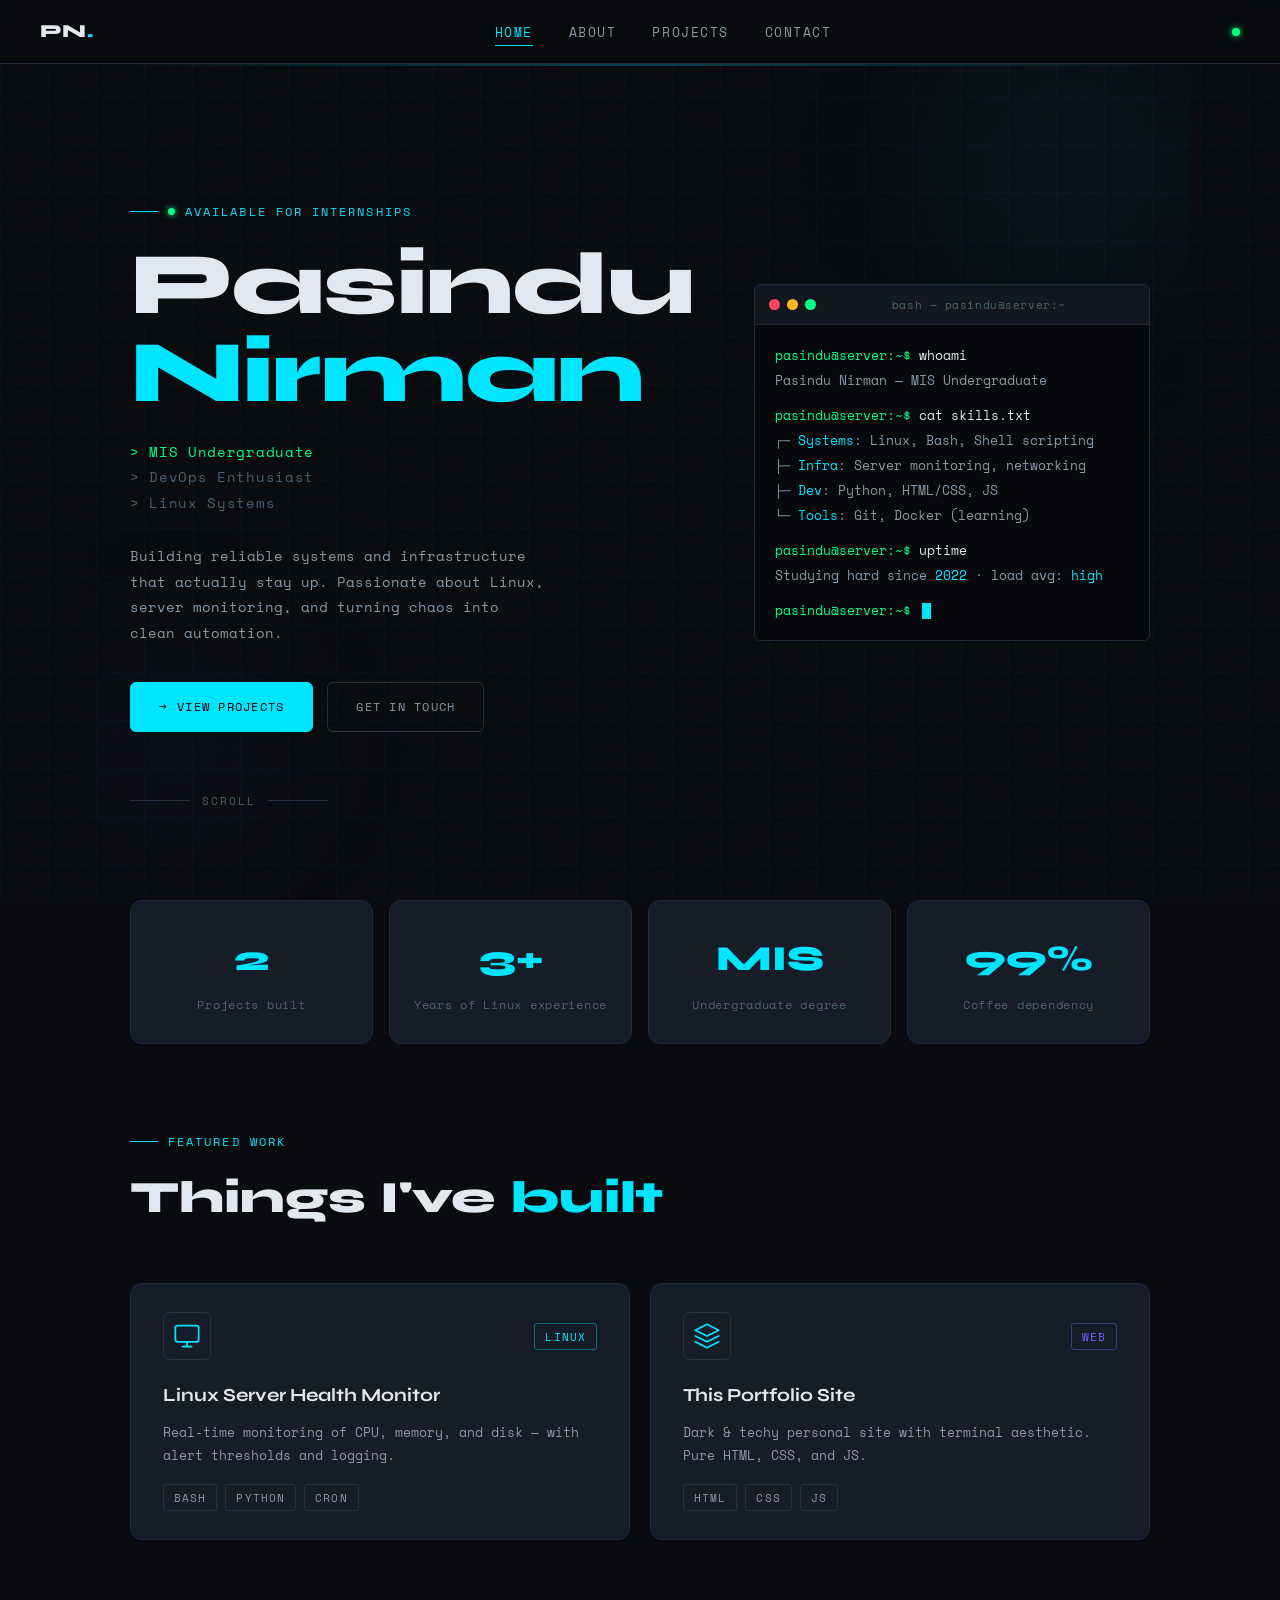
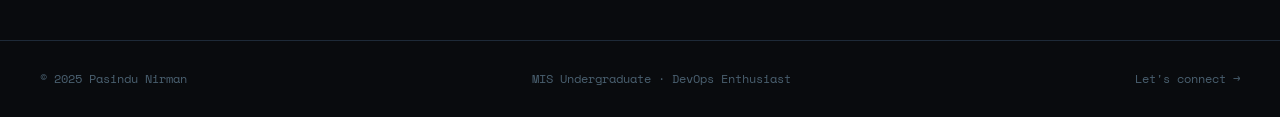
<file: index.html>
<!DOCTYPE html>
<html lang="en">
<head>
  <meta charset="UTF-8"/>
  <meta name="viewport" content="width=device-width, initial-scale=1.0"/>
  <title>Pasindu Nirman — MIS Undergraduate</title>
  <link rel="stylesheet" href="css/style.css"/>
  <link rel="stylesheet" href="css/home.css"/>
</head>
<body>

  <!-- NAV -->
  <nav>
    <a href="index.html" class="nav-logo">PN<span>.</span></a>
    <ul class="nav-links">
      <li><a href="index.html" class="active">Home</a></li>
      <li><a href="about.html">About</a></li>
      <li><a href="projects.html">Projects</a></li>
      <li><a href="contact.html">Contact</a></li>
    </ul>
    <div class="nav-dot"></div>
  </nav>

  <main>
    <!-- HERO -->
    <section class="hero">

      <!-- Scan line effect -->
      <div class="scan-line"></div>

      <!-- Glowing orbs -->
      <div class="orb orb-1"></div>
      <div class="orb orb-2"></div>

      <div class="hero-layout">

        <!-- Left: Text content -->
        <div class="hero-content">

          <div class="eyebrow fade-up fade-up-1">
            <span class="status-dot"></span> Available for internships
          </div>

          <h1 class="hero-name fade-up fade-up-2">
            Pasindu<br/>
            <span>Nirman</span>
          </h1>

          <div class="hero-role fade-up fade-up-3">
            <span class="role-line">&gt; MIS Undergraduate</span>
            <span class="role-line dim">&gt; DevOps Enthusiast</span>
            <span class="role-line dim">&gt; Linux Systems</span>
          </div>

          <p class="hero-desc fade-up fade-up-4">
            Building reliable systems and infrastructure that actually stay up.
            Passionate about Linux, server monitoring, and turning chaos into clean automation.
          </p>

          <div class="hero-actions fade-up fade-up-5">
            <a href="projects.html" class="btn btn-primary">
              <span>&#x2192;</span> View Projects
            </a>
            <a href="contact.html" class="btn btn-ghost">
              Get in touch
            </a>
          </div>

        </div>

        <!-- Right: Terminal -->
        <div class="hero-terminal fade-up fade-up-3">
          <div class="terminal">
            <div class="terminal-bar">
              <span class="dot r"></span>
              <span class="dot y"></span>
              <span class="dot g"></span>
              <span class="title">bash — pasindu@server:~</span>
            </div>
            <div class="terminal-body">
              <div><span class="prompt">pasindu@server:~$</span> <span class="cmd">whoami</span></div>
              <div class="out">Pasindu Nirman — MIS Undergraduate</div>
              <div style="margin-top:10px"><span class="prompt">pasindu@server:~$</span> <span class="cmd">cat skills.txt</span></div>
              <div class="out">┌─ <span class="hl">Systems</span>: Linux, Bash, Shell scripting</div>
              <div class="out">├─ <span class="hl">Infra</span>: Server monitoring, networking</div>
              <div class="out">├─ <span class="hl">Dev</span>: Python, HTML/CSS, JS</div>
              <div class="out">└─ <span class="hl">Tools</span>: Git, Docker (learning)</div>
              <div style="margin-top:10px"><span class="prompt">pasindu@server:~$</span> <span class="cmd">uptime</span></div>
              <div class="out">Studying hard since <span class="hl">2022</span> · load avg: <span class="hl">high</span></div>
              <div style="margin-top:10px"><span class="prompt">pasindu@server:~$</span> <span class="cursor"></span></div>
            </div>
          </div>
        </div>

      </div>

      <!-- Scroll hint -->
      <div class="scroll-hint fade-up fade-up-5">
        <span class="scroll-line"></span>
        <span>scroll</span>
        <span class="scroll-line"></span>
      </div>

    </section>

    <!-- QUICK STATS -->
    <section class="stats-section">
      <div class="stats-grid">
        <div class="stat-item card">
          <div class="stat-num">2</div>
          <div class="stat-label">Projects built</div>
        </div>
        <div class="stat-item card">
          <div class="stat-num">3+</div>
          <div class="stat-label">Years of Linux experience</div>
        </div>
        <div class="stat-item card">
          <div class="stat-num">MIS</div>
          <div class="stat-label">Undergraduate degree</div>
        </div>
        <div class="stat-item card">
          <div class="stat-num">99%</div>
          <div class="stat-label">Coffee dependency</div>
        </div>
      </div>
    </section>

    <!-- FEATURED PROJECTS PREVIEW -->
    <section class="featured-section">
      <div class="eyebrow">Featured work</div>
      <h2 class="section-title">Things I've <span>built</span></h2>

      <div class="featured-grid">

        <a href="projects.html" class="featured-card card">
          <div class="featured-card-top">
            <div class="project-icon">
              <svg width="28" height="28" viewBox="0 0 24 24" fill="none" stroke="currentColor" stroke-width="1.5" stroke-linecap="round" stroke-linejoin="round">
                <rect x="2" y="3" width="20" height="14" rx="2"/><path d="M8 21h8M12 17v4"/>
              </svg>
            </div>
            <span class="tag accent">Linux</span>
          </div>
          <h3 class="featured-card-title">Linux Server Health Monitor</h3>
          <p class="featured-card-desc">Real-time monitoring of CPU, memory, and disk — with alert thresholds and logging.</p>
          <div class="featured-tags">
            <span class="tag">Bash</span>
            <span class="tag">Python</span>
            <span class="tag">cron</span>
          </div>
        </a>

        <a href="projects.html" class="featured-card card">
          <div class="featured-card-top">
            <div class="project-icon">
              <svg width="28" height="28" viewBox="0 0 24 24" fill="none" stroke="currentColor" stroke-width="1.5" stroke-linecap="round" stroke-linejoin="round">
                <path d="M12 2L2 7l10 5 10-5-10-5zM2 17l10 5 10-5M2 12l10 5 10-5"/>
              </svg>
            </div>
            <span class="tag purple">Web</span>
          </div>
          <h3 class="featured-card-title">This Portfolio Site</h3>
          <p class="featured-card-desc">Dark & techy personal site with terminal aesthetic. Pure HTML, CSS, and JS.</p>
          <div class="featured-tags">
            <span class="tag">HTML</span>
            <span class="tag">CSS</span>
            <span class="tag">JS</span>
          </div>
        </a>

      </div>
    </section>

  </main>

  <footer>
    <span>© 2025 Pasindu Nirman</span>
    <span>MIS Undergraduate · DevOps Enthusiast</span>
    <a href="contact.html">Let's connect →</a>
  </footer>

  <script src="js/nav.js"></script>
</body>
</html>
</file>
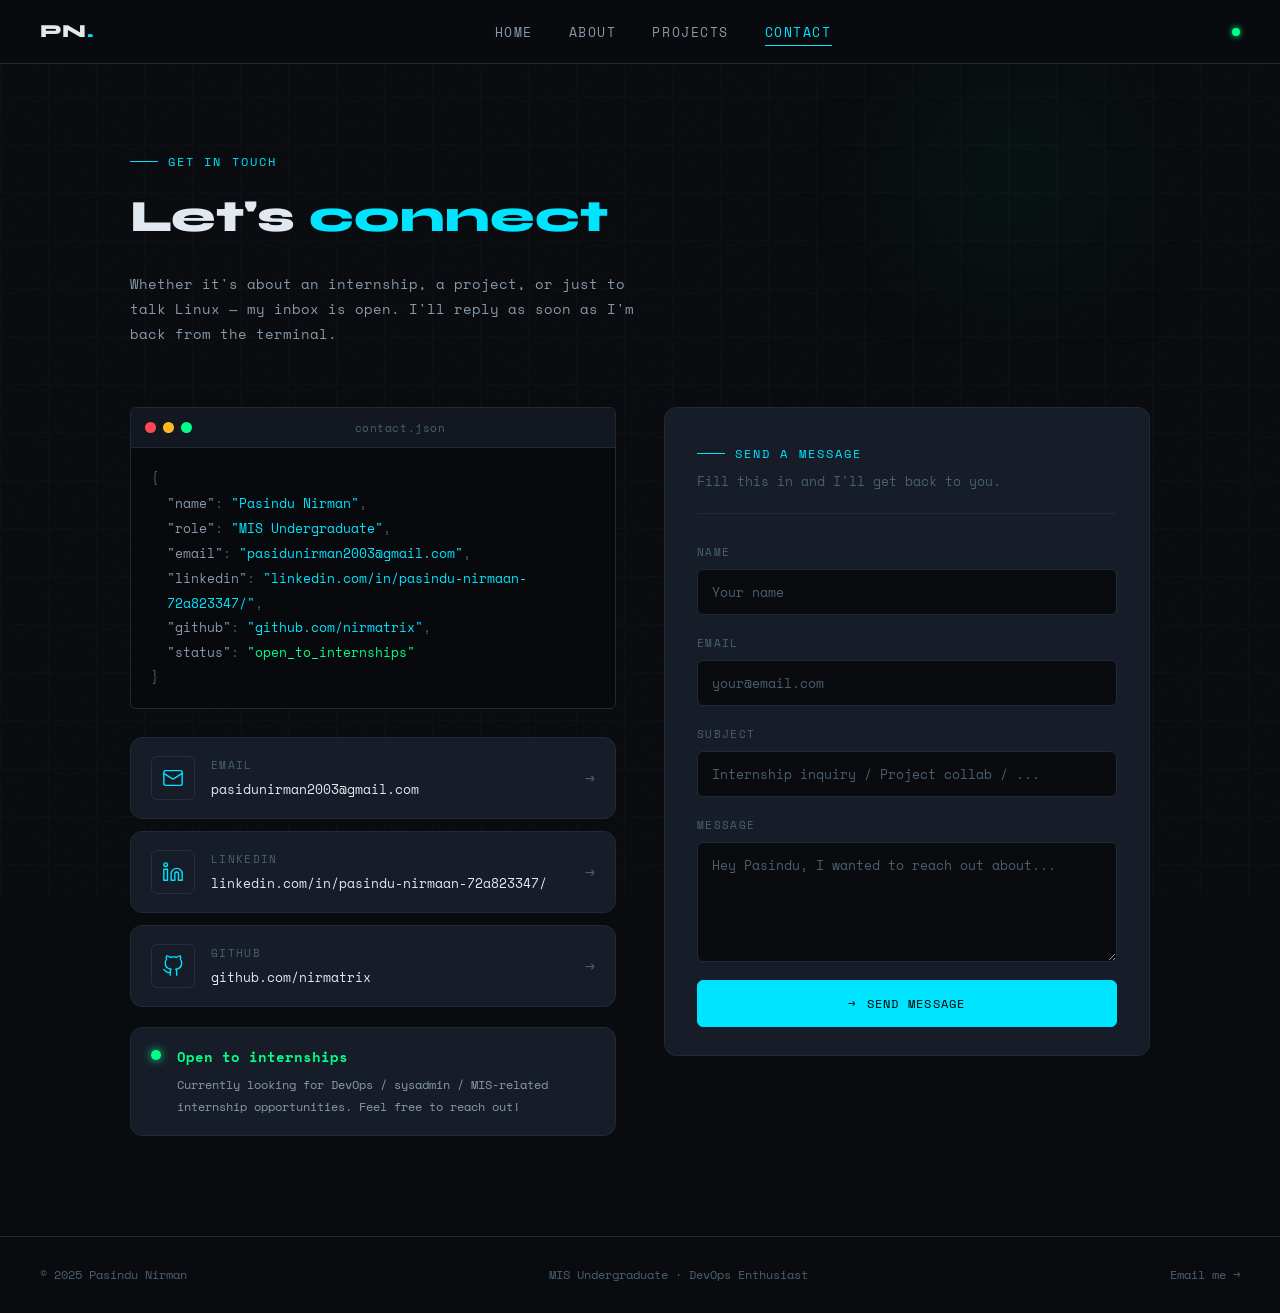
<file: contact.html>
<!DOCTYPE html>
<html lang="en">
<head>
  <meta charset="UTF-8"/>
  <meta name="viewport" content="width=device-width, initial-scale=1.0"/>
  <title>Contact — Pasindu Nirman</title>
  <link rel="stylesheet" href="css/style.css"/>
  <link rel="stylesheet" href="css/contact.css"/>
</head>
<body>

  <!-- NAV -->
  <nav>
    <a href="index.html" class="nav-logo">PN<span>.</span></a>
    <ul class="nav-links">
      <li><a href="index.html">Home</a></li>
      <li><a href="about.html">About</a></li>
      <li><a href="projects.html">Projects</a></li>
      <li><a href="contact.html" class="active">Contact</a></li>
    </ul>
    <div class="nav-dot"></div>
  </nav>

  <main>

    <!-- PAGE HEADER -->
    <section class="page-header">
      <div class="orb orb-1"></div>
      <div class="eyebrow fade-up fade-up-1">Get in touch</div>
      <h1 class="section-title fade-up fade-up-2">
        Let's <span>connect</span>
      </h1>
      <p class="page-sub fade-up fade-up-3">
        Whether it's about an internship, a project, or just to talk Linux —
        my inbox is open. I'll reply as soon as I'm back from the terminal.
      </p>
    </section>

    <!-- CONTACT GRID -->
    <section class="contact-section">
      <div class="contact-grid">

        <!-- Left: Links -->
        <div class="contact-links fade-up fade-up-1">

          <div class="terminal" style="margin-bottom:28px">
            <div class="terminal-bar">
              <span class="dot r"></span><span class="dot y"></span><span class="dot g"></span>
              <span class="title">contact.json</span>
            </div>
            <div class="terminal-body">
              <div class="dim">{</div>
              <div style="padding-left:16px">
                <span class="out">"name"</span><span class="dim">: </span><span class="hl">"Pasindu Nirman"</span><span class="dim">,</span>
              </div>
              <div style="padding-left:16px">
                <span class="out">"role"</span><span class="dim">: </span><span class="hl">"MIS Undergraduate"</span><span class="dim">,</span>
              </div>
              <div style="padding-left:16px">
                <span class="out">"email"</span><span class="dim">: </span>
                <span class="hl" id="email-display">"pasidunirman2003@gmail.com"</span><span class="dim">,</span>
              </div>
              <div style="padding-left:16px">
                <span class="out">"linkedin"</span><span class="dim">: </span>
                <span class="hl" id="linkedin-display">"linkedin.com/in/pasindu-nirmaan-72a823347/"</span><span class="dim">,</span>
              </div>
              <div style="padding-left:16px">
                <span class="out">"github"</span><span class="dim">: </span>
                <span class="hl" id="github-display">"github.com/nirmatrix"</span><span class="dim">,</span>
              </div>
              <div style="padding-left:16px">
                <span class="out">"status"</span><span class="dim">: </span>
                <span style="color:var(--accent3)">"open_to_internships"</span>
              </div>
              <div class="dim">}</div>
            </div>
          </div>

          <!-- Contact cards -->
          <div class="contact-cards">

            <a href="mailto:pasidunirman2003@gmail.com" class="contact-card card" id="email-card">
              <div class="cc-icon">
                <svg width="22" height="22" viewBox="0 0 24 24" fill="none" stroke="currentColor" stroke-width="1.5" stroke-linecap="round" stroke-linejoin="round">
                  <rect x="2" y="4" width="20" height="16" rx="2"/>
                  <path d="m22 7-8.97 5.7a1.94 1.94 0 0 1-2.06 0L2 7"/>
                </svg>
              </div>
              <div class="cc-info">
                <div class="cc-label">Email</div>
                <div class="cc-value" id="email-val">pasidunirman2003@gmail.com</div>
              </div>
              <div class="cc-arrow">→</div>
            </a>

            <a href="https://www.linkedin.com/in/pasindu-nirmaan-72a823347/" target="_blank" class="contact-card card" id="linkedin-card">
              <div class="cc-icon">
                <svg width="22" height="22" viewBox="0 0 24 24" fill="none" stroke="currentColor" stroke-width="1.5" stroke-linecap="round" stroke-linejoin="round">
                  <path d="M16 8a6 6 0 0 1 6 6v7h-4v-7a2 2 0 0 0-2-2 2 2 0 0 0-2 2v7h-4v-7a6 6 0 0 1 6-6z"/>
                  <rect x="2" y="9" width="4" height="12"/>
                  <circle cx="4" cy="4" r="2"/>
                </svg>
              </div>
              <div class="cc-info">
                <div class="cc-label">LinkedIn</div>
                <div class="cc-value" id="linkedin-val">linkedin.com/in/pasindu-nirmaan-72a823347/</div>
              </div>
              <div class="cc-arrow">→</div>
            </a>

            <a href="https://github.com/nirmatrix" target="_blank" class="contact-card card" id="github-card">
              <div class="cc-icon">
                <svg width="22" height="22" viewBox="0 0 24 24" fill="none" stroke="currentColor" stroke-width="1.5" stroke-linecap="round" stroke-linejoin="round">
                  <path d="M9 19c-5 1.5-5-2.5-7-3m14 6v-3.87a3.37 3.37 0 0 0-.94-2.61c3.14-.35 6.44-1.54 6.44-7A5.44 5.44 0 0 0 20 4.77 5.07 5.07 0 0 0 19.91 1S18.73.65 16 2.48a13.38 13.38 0 0 0-7 0C6.27.65 5.09 1 5.09 1A5.07 5.07 0 0 0 5 4.77a5.44 5.44 0 0 0-1.5 3.78c0 5.42 3.3 6.61 6.44 7A3.37 3.37 0 0 0 9 18.13V22"/>
                </svg>
              </div>
              <div class="cc-info">
                <div class="cc-label">GitHub</div>
                <div class="cc-value" id="github-val">github.com/nirmatrix</div>
              </div>
              <div class="cc-arrow">→</div>
            </a>

          </div>

          <!-- Availability note -->
          <div class="avail-note card">
            <div class="avail-dot"></div>
            <div>
              <div class="avail-title">Open to internships</div>
              <div class="avail-desc">
                Currently looking for DevOps / sysadmin / MIS-related internship
                opportunities. Feel free to reach out!
              </div>
            </div>
          </div>

        </div>

        <!-- Right: Quick message form -->
        <div class="contact-form-wrap fade-up fade-up-2">
          <div class="card">
            <div class="form-header">
              <div class="eyebrow" style="margin-bottom:8px">Send a message</div>
              <p style="font-size:0.8rem; color:var(--text3)">
                Fill this in and I'll get back to you.
              </p>
            </div>

            <form class="contact-form" id="contact-form">
              <div class="form-group">
                <label class="form-label">Name</label>
                <input type="text" class="form-input" placeholder="Your name" required/>
              </div>
              <div class="form-group">
                <label class="form-label">Email</label>
                <input type="email" class="form-input" placeholder="your@email.com" required/>
              </div>
              <div class="form-group">
                <label class="form-label">Subject</label>
                <input type="text" class="form-input" placeholder="Internship inquiry / Project collab / ..."/>
              </div>
              <div class="form-group">
                <label class="form-label">Message</label>
                <textarea class="form-input form-textarea" placeholder="Hey Pasindu, I wanted to reach out about..." required></textarea>
              </div>
              <button type="submit" class="btn btn-primary" style="width:100%; justify-content:center">
                <span>&#x2192;</span> Send message
              </button>
            </form>

            <div class="form-success" id="form-success">
              <div class="success-icon">✓</div>
              <div class="success-title">Message sent!</div>
              <div class="success-desc">Thanks — I'll get back to you soon.</div>
            </div>
          </div>
        </div>

      </div>
    </section>

  </main>

  <footer>
    <span>© 2025 Pasindu Nirman</span>
    <span>MIS Undergraduate · DevOps Enthusiast</span>
    <a href="mailto:pasidunirman2003@gmail.com">Email me →</a>
  </footer>

  <script src="js/nav.js"></script>
  <script>
    // Form submit demo
    document.getElementById('contact-form').addEventListener('submit', function(e) {
      e.preventDefault();
      this.style.display = 'none';
      document.getElementById('form-success').style.display = 'flex';
    });
  </script>
</body>
</html>
</file>
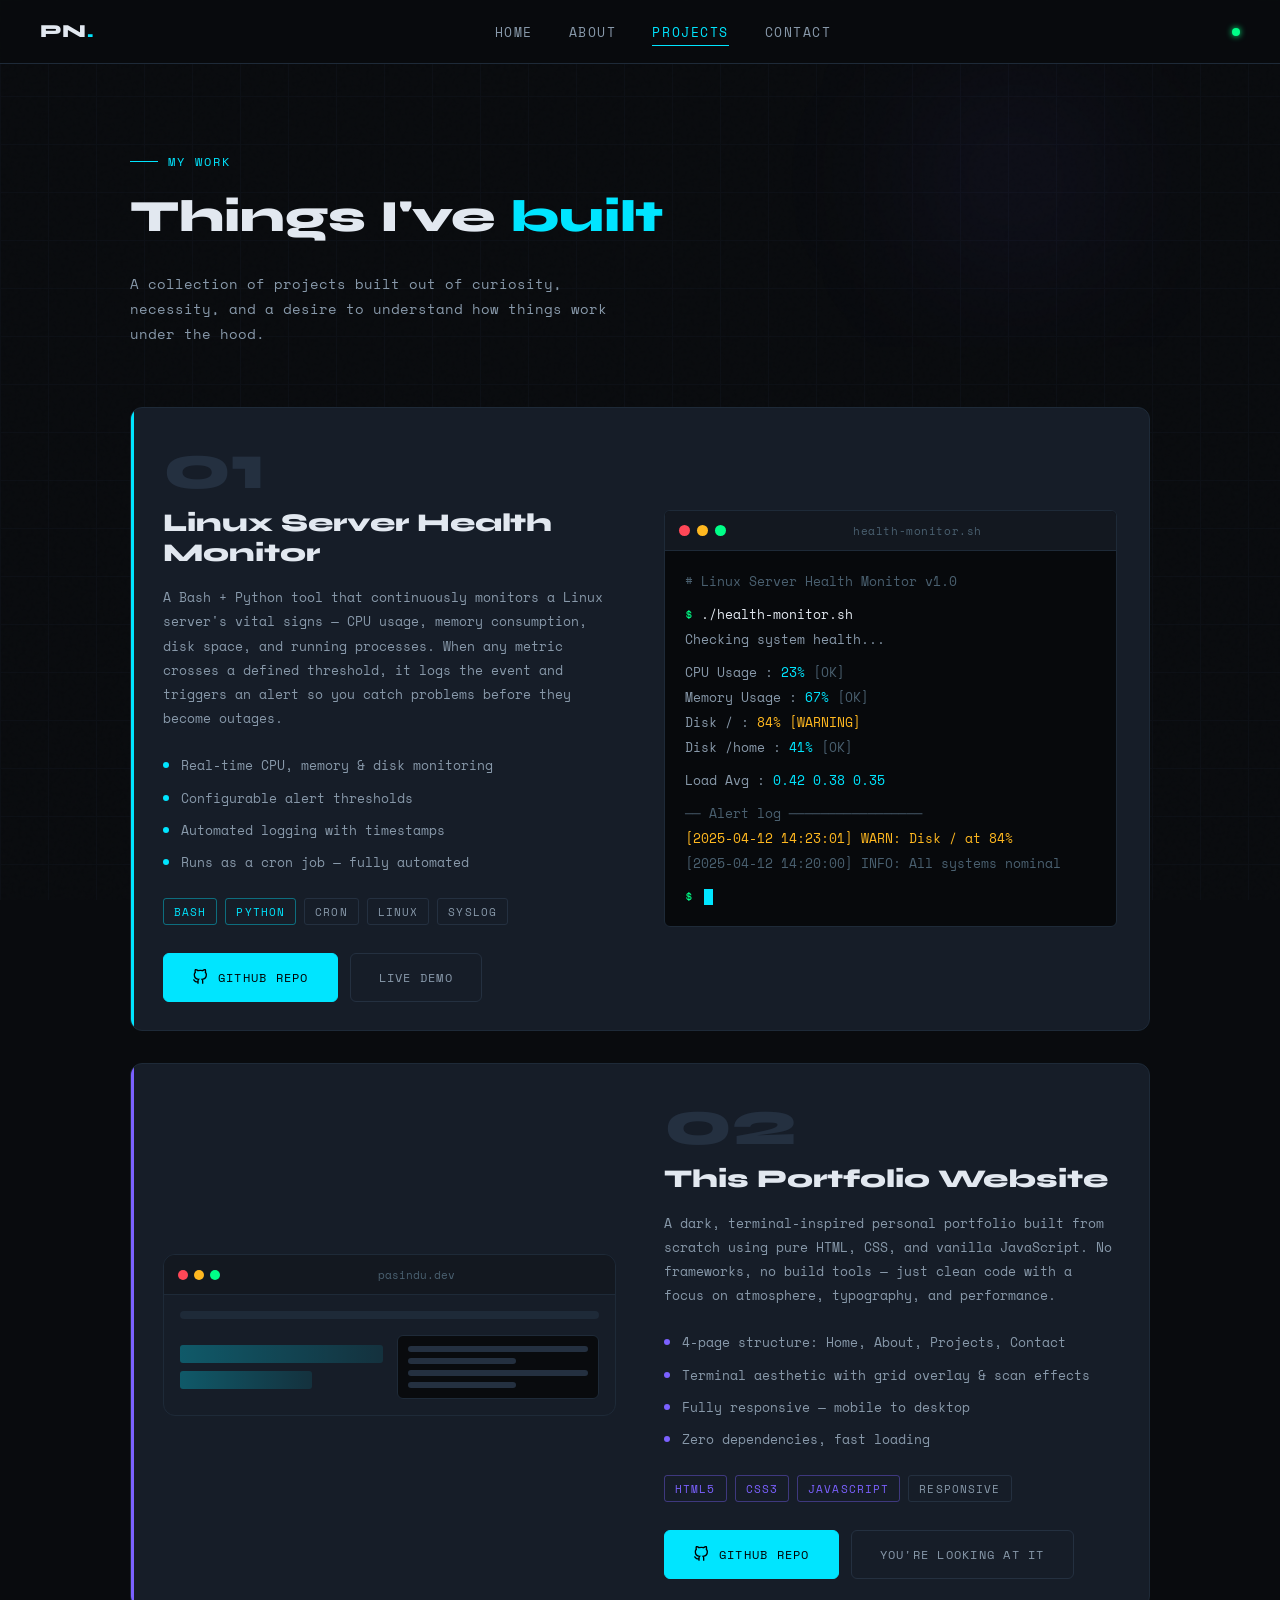
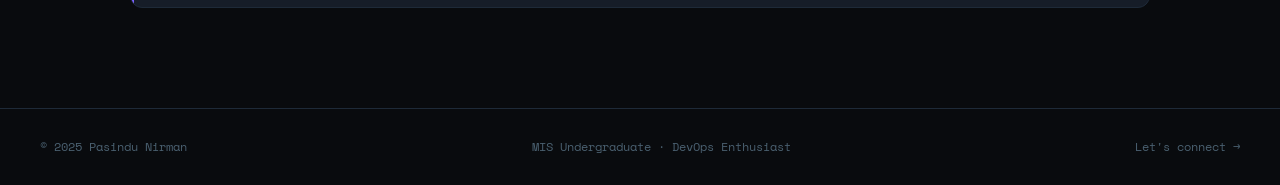
<file: projects.html>
<!DOCTYPE html>
<html lang="en">
<head>
  <meta charset="UTF-8"/>
  <meta name="viewport" content="width=device-width, initial-scale=1.0"/>
  <title>Projects — Pasindu Nirman</title>
  <link rel="stylesheet" href="css/style.css"/>
  <link rel="stylesheet" href="css/projects.css"/>
</head>
<body>

  <!-- NAV -->
  <nav>
    <a href="index.html" class="nav-logo">PN<span>.</span></a>
    <ul class="nav-links">
      <li><a href="index.html">Home</a></li>
      <li><a href="about.html">About</a></li>
      <li><a href="projects.html" class="active">Projects</a></li>
      <li><a href="contact.html">Contact</a></li>
    </ul>
    <div class="nav-dot"></div>
  </nav>

  <main>

    <!-- PAGE HEADER -->
    <section class="page-header">
      <div class="orb orb-1"></div>
      <div class="eyebrow fade-up fade-up-1">My work</div>
      <h1 class="section-title fade-up fade-up-2">Things I've <span>built</span></h1>
      <p class="page-sub fade-up fade-up-3">
        A collection of projects built out of curiosity, necessity, and a desire
        to understand how things work under the hood.
      </p>
    </section>

    <!-- PROJECTS -->
    <section class="projects-section">

      <!-- PROJECT 1 — Linux health monitor -->
      <div class="project-full card fade-up fade-up-1">
        <div class="project-full-layout">

          <!-- Info side -->
          <div class="project-info">
            <div class="project-number">01</div>
            <h2 class="project-title">Linux Server Health Monitor</h2>
            <p class="project-desc">
              A Bash + Python tool that continuously monitors a Linux server's
              vital signs — CPU usage, memory consumption, disk space, and
              running processes. When any metric crosses a defined threshold,
              it logs the event and triggers an alert so you catch problems
              before they become outages.
            </p>

            <div class="project-highlights">
              <div class="highlight-item">
                <span class="hl-dot"></span>
                <span>Real-time CPU, memory &amp; disk monitoring</span>
              </div>
              <div class="highlight-item">
                <span class="hl-dot"></span>
                <span>Configurable alert thresholds</span>
              </div>
              <div class="highlight-item">
                <span class="hl-dot"></span>
                <span>Automated logging with timestamps</span>
              </div>
              <div class="highlight-item">
                <span class="hl-dot"></span>
                <span>Runs as a cron job — fully automated</span>
              </div>
            </div>

            <div class="project-tech">
              <span class="tag accent">Bash</span>
              <span class="tag accent">Python</span>
              <span class="tag">cron</span>
              <span class="tag">Linux</span>
              <span class="tag">syslog</span>
            </div>

            <div class="project-links">
              <a href="https://github.com/nirmatrix/linux-server-monitor" target="_blank" class="btn btn-primary">
                <svg width="16" height="16" viewBox="0 0 24 24" fill="none" stroke="currentColor" stroke-width="2"><path d="M9 19c-5 1.5-5-2.5-7-3m14 6v-3.87a3.37 3.37 0 0 0-.94-2.61c3.14-.35 6.44-1.54 6.44-7A5.44 5.44 0 0 0 20 4.77 5.07 5.07 0 0 0 19.91 1S18.73.65 16 2.48a13.38 13.38 0 0 0-7 0C6.27.65 5.09 1 5.09 1A5.07 5.07 0 0 0 5 4.77a5.44 5.44 0 0 0-1.5 3.78c0 5.42 3.3 6.61 6.44 7A3.37 3.37 0 0 0 9 18.13V22"/></svg>
                GitHub repo
              </a>
              <a href="#" class="btn btn-ghost">Live demo</a>
            </div>
          </div>

          <!-- Terminal preview -->
          <div class="project-preview">
            <div class="terminal">
              <div class="terminal-bar">
                <span class="dot r"></span><span class="dot y"></span><span class="dot g"></span>
                <span class="title">health-monitor.sh</span>
              </div>
              <div class="terminal-body">
                <div class="dim"># Linux Server Health Monitor v1.0</div>
                <div style="margin-top:8px"><span class="prompt">$</span> <span class="cmd">./health-monitor.sh</span></div>
                <div class="out">Checking system health...</div>
                <div style="margin-top:8px">
                  <span class="out">CPU Usage    : </span><span class="hl">23%</span>
                  <span class="dim"> [OK]</span>
                </div>
                <div>
                  <span class="out">Memory Usage : </span><span class="hl">67%</span>
                  <span class="dim"> [OK]</span>
                </div>
                <div>
                  <span class="out">Disk /       : </span><span style="color:var(--amber)">84%</span>
                  <span style="color:var(--amber)"> [WARNING]</span>
                </div>
                <div>
                  <span class="out">Disk /home   : </span><span class="hl">41%</span>
                  <span class="dim"> [OK]</span>
                </div>
                <div style="margin-top:8px"><span class="out">Load Avg     : </span><span class="hl">0.42 0.38 0.35</span></div>
                <div style="margin-top:8px" class="dim">── Alert log ─────────────────</div>
                <div style="color:var(--amber)">[2025-04-12 14:23:01] WARN: Disk / at 84%</div>
                <div class="dim">[2025-04-12 14:20:00] INFO: All systems nominal</div>
                <div style="margin-top:8px"><span class="prompt">$</span> <span class="cursor"></span></div>
              </div>
            </div>
          </div>

        </div>
      </div>

      <!-- PROJECT 2 — Portfolio -->
      <div class="project-full card fade-up fade-up-2">
        <div class="project-full-layout reverse">

          <!-- Info side -->
          <div class="project-info">
            <div class="project-number">02</div>
            <h2 class="project-title">This Portfolio Website</h2>
            <p class="project-desc">
              A dark, terminal-inspired personal portfolio built from scratch
              using pure HTML, CSS, and vanilla JavaScript. No frameworks,
              no build tools — just clean code with a focus on atmosphere,
              typography, and performance.
            </p>

            <div class="project-highlights">
              <div class="highlight-item">
                <span class="hl-dot" style="background:var(--accent2)"></span>
                <span>4-page structure: Home, About, Projects, Contact</span>
              </div>
              <div class="highlight-item">
                <span class="hl-dot" style="background:var(--accent2)"></span>
                <span>Terminal aesthetic with grid overlay &amp; scan effects</span>
              </div>
              <div class="highlight-item">
                <span class="hl-dot" style="background:var(--accent2)"></span>
                <span>Fully responsive — mobile to desktop</span>
              </div>
              <div class="highlight-item">
                <span class="hl-dot" style="background:var(--accent2)"></span>
                <span>Zero dependencies, fast loading</span>
              </div>
            </div>

            <div class="project-tech">
              <span class="tag purple">HTML5</span>
              <span class="tag purple">CSS3</span>
              <span class="tag purple">JavaScript</span>
              <span class="tag">Responsive</span>
            </div>

            <div class="project-links">
              <a href="https://github.com/nirmatrix/docker-portfolio" target="_blank" class="btn btn-primary">
                <svg width="16" height="16" viewBox="0 0 24 24" fill="none" stroke="currentColor" stroke-width="2"><path d="M9 19c-5 1.5-5-2.5-7-3m14 6v-3.87a3.37 3.37 0 0 0-.94-2.61c3.14-.35 6.44-1.54 6.44-7A5.44 5.44 0 0 0 20 4.77 5.07 5.07 0 0 0 19.91 1S18.73.65 16 2.48a13.38 13.38 0 0 0-7 0C6.27.65 5.09 1 5.09 1A5.07 5.07 0 0 0 5 4.77a5.44 5.44 0 0 0-1.5 3.78c0 5.42 3.3 6.61 6.44 7A3.37 3.37 0 0 0 9 18.13V22"/></svg>
                GitHub repo
              </a>
              <a href="index.html" class="btn btn-ghost">You're looking at it</a>
            </div>
          </div>

          <!-- Site preview card -->
          <div class="project-preview">
            <div class="site-preview card">
              <div class="sp-bar">
                <div class="sp-dots">
                  <span></span><span></span><span></span>
                </div>
                <div class="sp-url">pasindu.dev</div>
              </div>
              <div class="sp-content">
                <div class="sp-nav"></div>
                <div class="sp-hero">
                  <div class="sp-name-block">
                    <div class="sp-name"></div>
                    <div class="sp-name short"></div>
                  </div>
                  <div class="sp-terminal-mini">
                    <div class="sp-line"></div>
                    <div class="sp-line short"></div>
                    <div class="sp-line"></div>
                    <div class="sp-line short"></div>
                  </div>
                </div>
              </div>
            </div>
          </div>

        </div>
      </div>

    </section>

  </main>

  <footer>
    <span>© 2025 Pasindu Nirman</span>
    <span>MIS Undergraduate · DevOps Enthusiast</span>
    <a href="contact.html">Let's connect →</a>
  </footer>

  <script src="js/nav.js"></script>
</body>
</html>
</file>
<file: css/style.css>
@import url('https://fonts.googleapis.com/css2?family=Space+Mono:ital,wght@0,400;0,700;1,400&family=Syne:wght@400;600;700;800&display=swap');

/* ── Variables ────────────────────────────────────── */
:root {
  --bg:        #090b0e;
  --bg2:       #0e1218;
  --bg3:       #131820;
  --surface:   #161d28;
  --border:    #1e2a38;
  --border2:   #243040;
  --accent:    #00e5ff;
  --accent2:   #7b61ff;
  --accent3:   #00ff88;
  --text:      #e2e8f0;
  --text2:     #8899aa;
  --text3:     #4a6070;
  --red:       #ff4757;
  --amber:     #ffb820;

  --font-display: 'Syne', sans-serif;
  --font-mono:    'Space Mono', monospace;

  --nav-h:    64px;
  --radius:   6px;
  --radius-lg:12px;
  --trans:    0.25s ease;
}

/* ── Reset ────────────────────────────────────────── */
*, *::before, *::after { box-sizing: border-box; margin: 0; padding: 0; }
html { scroll-behavior: smooth; }

body {
  background: var(--bg);
  color: var(--text);
  font-family: var(--font-mono);
  font-size: 15px;
  line-height: 1.7;
  overflow-x: hidden;
}

img { display: block; max-width: 100%; }
a  { color: inherit; text-decoration: none; }
ul { list-style: none; }

/* ── Scrollbar ────────────────────────────────────── */
::-webkit-scrollbar { width: 6px; }
::-webkit-scrollbar-track { background: var(--bg); }
::-webkit-scrollbar-thumb { background: var(--border2); border-radius: 3px; }

/* ── Noise Overlay ────────────────────────────────── */
body::before {
  content: '';
  position: fixed; inset: 0; z-index: 0;
  background-image: url("data:image/svg+xml,%3Csvg viewBox='0 0 256 256' xmlns='http://www.w3.org/2000/svg'%3E%3Cfilter id='n'%3E%3CfeTurbulence type='fractalNoise' baseFrequency='0.9' numOctaves='4' stitchTiles='stitch'/%3E%3C/filter%3E%3Crect width='100%25' height='100%25' filter='url(%23n)' opacity='0.04'/%3E%3C/svg%3E");
  pointer-events: none;
  opacity: 0.4;
}

/* ── Grid Lines ───────────────────────────────────── */
body::after {
  content: '';
  position: fixed; inset: 0; z-index: 0;
  background-image:
    linear-gradient(var(--border) 1px, transparent 1px),
    linear-gradient(90deg, var(--border) 1px, transparent 1px);
  background-size: 48px 48px;
  opacity: 0.18;
  pointer-events: none;
}

/* ── Nav ──────────────────────────────────────────── */
nav {
  position: fixed; top: 0; left: 0; right: 0;
  height: var(--nav-h);
  display: flex; align-items: center; justify-content: space-between;
  padding: 0 40px;
  background: rgba(9,11,14,0.85);
  backdrop-filter: blur(12px);
  border-bottom: 1px solid var(--border);
  z-index: 100;
}

.nav-logo {
  font-family: var(--font-display);
  font-size: 1.15rem;
  font-weight: 800;
  letter-spacing: 0.02em;
  color: var(--text);
}
.nav-logo span { color: var(--accent); }

.nav-links {
  display: flex; gap: 36px; align-items: center;
}
.nav-links a {
  font-size: 0.8rem;
  letter-spacing: 0.12em;
  text-transform: uppercase;
  color: var(--text2);
  position: relative;
  transition: color var(--trans);
}
.nav-links a::after {
  content: '';
  position: absolute; bottom: -4px; left: 0;
  width: 0; height: 1px;
  background: var(--accent);
  transition: width var(--trans);
}
.nav-links a:hover,
.nav-links a.active { color: var(--accent); }
.nav-links a:hover::after,
.nav-links a.active::after { width: 100%; }

.nav-dot {
  width: 8px; height: 8px;
  border-radius: 50%;
  background: var(--accent3);
  box-shadow: 0 0 6px var(--accent3);
  animation: blink 2s ease-in-out infinite;
}
@keyframes blink { 0%,100%{opacity:1} 50%{opacity:0.3} }

/* ── Page Shell ───────────────────────────────────── */
main { position: relative; z-index: 1; padding-top: var(--nav-h); }

/* ── Section Defaults ─────────────────────────────── */
section {
  max-width: 1100px;
  margin: 0 auto;
  padding: 100px 40px;
}

/* ── Eyebrow Label ────────────────────────────────── */
.eyebrow {
  display: inline-flex; align-items: center; gap: 10px;
  font-size: 0.72rem; letter-spacing: 0.18em; text-transform: uppercase;
  color: var(--accent);
  margin-bottom: 20px;
}
.eyebrow::before {
  content: '';
  width: 28px; height: 1px;
  background: var(--accent);
}

/* ── Section Title ────────────────────────────────── */
.section-title {
  font-family: var(--font-display);
  font-size: clamp(2rem, 4vw, 2.8rem);
  font-weight: 800;
  line-height: 1.15;
  color: var(--text);
  margin-bottom: 60px;
}
.section-title span { color: var(--accent); }

/* ── Card ─────────────────────────────────────────── */
.card {
  background: var(--surface);
  border: 1px solid var(--border);
  border-radius: var(--radius-lg);
  padding: 28px 32px;
  transition: border-color var(--trans), box-shadow var(--trans);
}
.card:hover {
  border-color: var(--border2);
  box-shadow: 0 0 24px rgba(0,229,255,0.05);
}

/* ── Tag / Pill ───────────────────────────────────── */
.tag {
  display: inline-block;
  font-size: 0.7rem; letter-spacing: 0.1em; text-transform: uppercase;
  padding: 3px 10px;
  border: 1px solid var(--border2);
  border-radius: 3px;
  color: var(--text2);
}
.tag.accent  { border-color: rgba(0,229,255,0.4); color: var(--accent); }
.tag.purple  { border-color: rgba(123,97,255,0.4); color: var(--accent2); }
.tag.green   { border-color: rgba(0,255,136,0.4); color: var(--accent3); }

/* ── Terminal Block ───────────────────────────────── */
.terminal {
  background: #07090c;
  border: 1px solid var(--border);
  border-radius: var(--radius);
  overflow: hidden;
  font-family: var(--font-mono);
  font-size: 0.82rem;
}
.terminal-bar {
  display: flex; align-items: center; gap: 7px;
  padding: 10px 14px;
  background: var(--bg3);
  border-bottom: 1px solid var(--border);
}
.terminal-bar .dot { width: 11px; height: 11px; border-radius: 50%; }
.terminal-bar .dot.r { background: var(--red); }
.terminal-bar .dot.y { background: var(--amber); }
.terminal-bar .dot.g { background: var(--accent3); }
.terminal-bar .title {
  margin-left: auto; margin-right: auto;
  font-size: 0.7rem; color: var(--text3);
  letter-spacing: 0.05em;
}
.terminal-body { padding: 18px 20px; line-height: 1.9; }
.terminal-body .prompt { color: var(--accent3); }
.terminal-body .cmd    { color: var(--text); }
.terminal-body .out    { color: var(--text2); }
.terminal-body .hl     { color: var(--accent); }
.terminal-body .err    { color: var(--red); }
.terminal-body .dim    { color: var(--text3); }

/* ── Cursor ───────────────────────────────────────── */
.cursor {
  display: inline-block;
  width: 9px; height: 16px;
  background: var(--accent);
  margin-left: 3px;
  vertical-align: middle;
  animation: blink 1s step-end infinite;
}

/* ── Button ───────────────────────────────────────── */
.btn {
  display: inline-flex; align-items: center; gap: 10px;
  font-family: var(--font-mono);
  font-size: 0.78rem; letter-spacing: 0.1em; text-transform: uppercase;
  padding: 13px 28px;
  border-radius: var(--radius);
  border: 1px solid transparent;
  cursor: pointer;
  transition: all var(--trans);
  position: relative; overflow: hidden;
}
.btn::before {
  content: '';
  position: absolute; inset: 0;
  background: currentColor;
  opacity: 0;
  transition: opacity var(--trans);
}
.btn:hover::before { opacity: 0.08; }

.btn-primary {
  background: var(--accent);
  color: #000;
  border-color: var(--accent);
}
.btn-primary:hover { box-shadow: 0 0 20px rgba(0,229,255,0.35); }

.btn-ghost {
  background: transparent;
  color: var(--text2);
  border-color: var(--border2);
}
.btn-ghost:hover { color: var(--accent); border-color: var(--accent); }

/* ── Scan Line Animation ──────────────────────────── */
@keyframes scan {
  0%   { transform: translateY(-100%); }
  100% { transform: translateY(100vh); }
}

/* ── Fade In ──────────────────────────────────────── */
@keyframes fadeUp {
  from { opacity: 0; transform: translateY(24px); }
  to   { opacity: 1; transform: translateY(0); }
}
.fade-up { animation: fadeUp 0.7s ease both; }
.fade-up-1 { animation-delay: 0.1s; }
.fade-up-2 { animation-delay: 0.22s; }
.fade-up-3 { animation-delay: 0.34s; }
.fade-up-4 { animation-delay: 0.46s; }
.fade-up-5 { animation-delay: 0.58s; }

/* ── Divider ──────────────────────────────────────── */
hr.divider {
  border: none;
  border-top: 1px solid var(--border);
  margin: 0;
}

/* ── Footer ───────────────────────────────────────── */
footer {
  position: relative; z-index: 1;
  border-top: 1px solid var(--border);
  padding: 28px 40px;
  display: flex; align-items: center; justify-content: space-between;
  font-size: 0.75rem; color: var(--text3);
  max-width: 100%;
}
footer a { color: var(--text3); transition: color var(--trans); }
footer a:hover { color: var(--accent); }

/* ── Mobile ───────────────────────────────────────── */
@media (max-width: 768px) {
  nav { padding: 0 20px; }
  .nav-links { gap: 20px; }
  .nav-links a { font-size: 0.7rem; }
  section { padding: 70px 20px; }
  footer { flex-direction: column; gap: 8px; text-align: center; }
}
@media (max-width: 480px) {
  .nav-links { display: none; }
}
</file>
<file: css/home.css>
/* ── Hero Layout ──────────────────────────────────── */
.hero {
  min-height: calc(100vh - var(--nav-h));
  position: relative;
  display: flex; flex-direction: column;
  justify-content: center;
  padding: 80px 40px 40px;
  max-width: 1100px; margin: 0 auto;
  overflow: hidden;
}

/* Scan line */
.scan-line {
  position: absolute; left: 0; right: 0; top: 0;
  height: 2px;
  background: linear-gradient(90deg, transparent, rgba(0,229,255,0.25), transparent);
  animation: scan 6s linear infinite;
  pointer-events: none;
}
@keyframes scan {
  0%   { top: 0; }
  100% { top: 100%; }
}

/* Glow orbs */
.orb {
  position: absolute; border-radius: 50%;
  filter: blur(80px); pointer-events: none; z-index: 0;
}
.orb-1 {
  width: 400px; height: 400px;
  background: radial-gradient(circle, rgba(0,229,255,0.07) 0%, transparent 70%);
  top: -100px; right: -80px;
}
.orb-2 {
  width: 300px; height: 300px;
  background: radial-gradient(circle, rgba(123,97,255,0.07) 0%, transparent 70%);
  bottom: 0; left: -60px;
}

/* Hero two-column layout */
.hero-layout {
  display: grid;
  grid-template-columns: 1fr 1fr;
  gap: 60px;
  align-items: center;
  position: relative; z-index: 1;
}

/* Name */
.hero-name {
  font-family: var(--font-display);
  font-size: clamp(3rem, 7vw, 5.5rem);
  font-weight: 800;
  line-height: 1.0;
  letter-spacing: -0.02em;
  color: var(--text);
  margin-bottom: 24px;
}
.hero-name span { color: var(--accent); }

/* Role lines */
.hero-role {
  display: flex; flex-direction: column; gap: 2px;
  margin-bottom: 28px;
}
.role-line {
  font-family: var(--font-mono);
  font-size: 0.85rem;
  color: var(--accent3);
  letter-spacing: 0.05em;
}
.role-line.dim { color: var(--text3); }

/* Description */
.hero-desc {
  font-size: 0.9rem;
  color: var(--text2);
  line-height: 1.8;
  max-width: 420px;
  margin-bottom: 36px;
}

/* Status dot */
.status-dot {
  width: 7px; height: 7px; border-radius: 50%;
  background: var(--accent3);
  box-shadow: 0 0 6px var(--accent3);
  animation: blink 2s ease-in-out infinite;
  flex-shrink: 0;
}

/* Actions */
.hero-actions { display: flex; gap: 14px; flex-wrap: wrap; }

/* Scroll hint */
.scroll-hint {
  display: flex; align-items: center; gap: 12px;
  font-size: 0.68rem; letter-spacing: 0.18em; text-transform: uppercase;
  color: var(--text3);
  margin-top: 60px;
  position: relative; z-index: 1;
}
.scroll-line {
  flex: 1; max-width: 60px;
  height: 1px; background: var(--border2);
}

/* ── Stats ────────────────────────────────────────── */
.stats-section {
  padding: 0 40px 80px;
  max-width: 1100px; margin: 0 auto;
}
.stats-grid {
  display: grid;
  grid-template-columns: repeat(4, 1fr);
  gap: 16px;
}
.stat-item { text-align: center; padding: 28px 20px; }
.stat-num {
  font-family: var(--font-display);
  font-size: 2.2rem; font-weight: 800;
  color: var(--accent);
  margin-bottom: 6px;
}
.stat-label { font-size: 0.75rem; color: var(--text3); letter-spacing: 0.06em; }

/* ── Featured Projects ────────────────────────────── */
.featured-section {
  padding: 0 40px 100px;
  max-width: 1100px; margin: 0 auto;
}
.featured-grid {
  display: grid;
  grid-template-columns: repeat(2, 1fr);
  gap: 20px;
}
.featured-card {
  display: block;
  cursor: pointer;
  position: relative; overflow: hidden;
}
.featured-card::before {
  content: '';
  position: absolute; inset: 0;
  background: linear-gradient(135deg, rgba(0,229,255,0.03) 0%, transparent 60%);
  opacity: 0;
  transition: opacity 0.3s ease;
  pointer-events: none;
}
.featured-card:hover::before { opacity: 1; }

.featured-card-top {
  display: flex; align-items: center; justify-content: space-between;
  margin-bottom: 20px;
}
.project-icon {
  width: 48px; height: 48px;
  border: 1px solid var(--border2);
  border-radius: var(--radius);
  display: flex; align-items: center; justify-content: center;
  color: var(--accent);
}
.featured-card-title {
  font-family: var(--font-display);
  font-size: 1.15rem; font-weight: 700;
  color: var(--text);
  margin-bottom: 10px;
  transition: color var(--trans);
}
.featured-card:hover .featured-card-title { color: var(--accent); }
.featured-card-desc {
  font-size: 0.82rem; color: var(--text2);
  line-height: 1.7; margin-bottom: 18px;
}
.featured-tags { display: flex; gap: 8px; flex-wrap: wrap; }

/* ── Mobile ───────────────────────────────────────── */
@media (max-width: 900px) {
  .hero-layout { grid-template-columns: 1fr; gap: 40px; }
  .hero-terminal { order: -1; }
  .stats-grid { grid-template-columns: repeat(2, 1fr); }
  .featured-grid { grid-template-columns: 1fr; }
}
@media (max-width: 480px) {
  .hero { padding: 60px 20px 40px; }
  .stats-section, .featured-section { padding-left: 20px; padding-right: 20px; }
}
</file>
<file: css/contact.css>
/* ── Page Header ──────────────────────────────────── */
.page-header {
  position: relative;
  padding: 80px 40px 0;
  max-width: 1100px; margin: 0 auto;
  overflow: hidden;
}
.page-header .orb-1 {
  position: absolute;
  width: 350px; height: 350px;
  background: radial-gradient(circle, rgba(0,255,136,0.05) 0%, transparent 70%);
  top: -60px; right: 0;
  border-radius: 50%; filter: blur(60px); pointer-events: none;
}
.page-sub {
  font-size: 0.88rem; color: var(--text2);
  max-width: 520px; line-height: 1.8;
  margin-top: -32px; margin-bottom: 0;
}

/* ── Contact Grid ─────────────────────────────────── */
.contact-section {
  padding: 60px 40px 100px;
  max-width: 1100px; margin: 0 auto;
}
.contact-grid {
  display: grid;
  grid-template-columns: 1fr 1fr;
  gap: 48px;
  align-items: start;
}

/* Contact cards */
.contact-cards { display: flex; flex-direction: column; gap: 12px; margin-bottom: 20px; }
.contact-card {
  display: flex; align-items: center; gap: 16px;
  padding: 18px 20px;
  cursor: pointer;
  transition: border-color var(--trans), transform var(--trans);
}
.contact-card:hover {
  border-color: var(--accent);
  transform: translateX(4px);
}
.cc-icon {
  width: 44px; height: 44px; flex-shrink: 0;
  border: 1px solid var(--border2);
  border-radius: var(--radius);
  display: flex; align-items: center; justify-content: center;
  color: var(--accent);
  transition: border-color var(--trans);
}
.contact-card:hover .cc-icon { border-color: var(--accent); }
.cc-info { flex: 1; min-width: 0; }
.cc-label { font-size: 0.68rem; letter-spacing: 0.12em; text-transform: uppercase; color: var(--text3); margin-bottom: 3px; }
.cc-value { font-size: 0.82rem; color: var(--text); white-space: nowrap; overflow: hidden; text-overflow: ellipsis; }
.cc-arrow { color: var(--text3); font-size: 1rem; transition: color var(--trans), transform var(--trans); }
.contact-card:hover .cc-arrow { color: var(--accent); transform: translateX(4px); }

/* Availability note */
.avail-note {
  display: flex; align-items: flex-start; gap: 16px;
  padding: 18px 20px;
}
.avail-dot {
  width: 10px; height: 10px; border-radius: 50%;
  background: var(--accent3);
  box-shadow: 0 0 8px var(--accent3);
  animation: blink 2s ease-in-out infinite;
  margin-top: 4px; flex-shrink: 0;
}
.avail-title { font-size: 0.85rem; font-weight: 700; color: var(--accent3); margin-bottom: 5px; }
.avail-desc  { font-size: 0.78rem; color: var(--text2); line-height: 1.7; }

/* ── Contact Form ─────────────────────────────────── */
.form-header { margin-bottom: 28px; padding-bottom: 20px; border-bottom: 1px solid var(--border); }
.contact-form { display: flex; flex-direction: column; gap: 18px; }
.form-group { display: flex; flex-direction: column; gap: 8px; }
.form-label {
  font-size: 0.7rem; letter-spacing: 0.12em; text-transform: uppercase;
  color: var(--text3);
}
.form-input {
  background: var(--bg);
  border: 1px solid var(--border);
  border-radius: var(--radius);
  padding: 12px 14px;
  font-family: var(--font-mono);
  font-size: 0.83rem;
  color: var(--text);
  outline: none;
  transition: border-color var(--trans);
  width: 100%;
}
.form-input::placeholder { color: var(--text3); }
.form-input:focus { border-color: var(--accent); box-shadow: 0 0 0 3px rgba(0,229,255,0.08); }
.form-textarea { resize: vertical; min-height: 120px; }

/* Success state */
.form-success {
  display: none;
  flex-direction: column; align-items: center;
  justify-content: center; gap: 14px;
  padding: 48px 20px; text-align: center;
}
.success-icon {
  width: 52px; height: 52px;
  border: 2px solid var(--accent3);
  border-radius: 50%;
  display: flex; align-items: center; justify-content: center;
  font-size: 1.3rem; color: var(--accent3);
}
.success-title { font-family: var(--font-display); font-size: 1.1rem; font-weight: 700; color: var(--text); }
.success-desc  { font-size: 0.82rem; color: var(--text2); }

/* ── Mobile ───────────────────────────────────────── */
@media (max-width: 900px) {
  .contact-grid { grid-template-columns: 1fr; gap: 32px; }
}
@media (max-width: 480px) {
  .contact-section, .page-header { padding-left: 20px; padding-right: 20px; }
}
</file>
<file: css/projects.css>
/* ── Page Header ──────────────────────────────────── */
.page-header {
  position: relative;
  padding: 80px 40px 0;
  max-width: 1100px; margin: 0 auto;
  overflow: hidden;
}
.page-header .orb-1 {
  position: absolute;
  width: 350px; height: 350px;
  background: radial-gradient(circle, rgba(123,97,255,0.07) 0%, transparent 70%);
  top: -60px; right: 0;
  border-radius: 50%; filter: blur(60px); pointer-events: none;
}
.page-sub {
  font-size: 0.88rem; color: var(--text2);
  max-width: 520px; line-height: 1.8;
  margin-top: -32px; margin-bottom: 0;
}

/* ── Projects Section ─────────────────────────────── */
.projects-section {
  padding: 60px 40px 100px;
  max-width: 1100px; margin: 0 auto;
  display: flex; flex-direction: column; gap: 32px;
}

/* Full-width project card */
.project-full { position: relative; overflow: hidden; }
.project-full::before {
  content: '';
  position: absolute; top: 0; left: 0;
  width: 3px; height: 100%;
  background: var(--accent);
  border-radius: 3px 0 0 3px;
}
.project-full:nth-child(2)::before { background: var(--accent2); }

.project-full-layout {
  display: grid;
  grid-template-columns: 1fr 1fr;
  gap: 48px;
  align-items: center;
}
.project-full-layout.reverse { direction: rtl; }
.project-full-layout.reverse > * { direction: ltr; }

/* Project number */
.project-number {
  font-family: var(--font-display);
  font-size: 4rem; font-weight: 800;
  color: var(--border2);
  line-height: 1;
  margin-bottom: 8px;
  user-select: none;
}

.project-title {
  font-family: var(--font-display);
  font-size: 1.6rem; font-weight: 800;
  color: var(--text);
  margin-bottom: 16px;
  line-height: 1.2;
}

.project-desc {
  font-size: 0.84rem; color: var(--text2); line-height: 1.8;
  margin-bottom: 24px;
}

/* Highlights */
.project-highlights {
  display: flex; flex-direction: column; gap: 10px;
  margin-bottom: 24px;
}
.highlight-item {
  display: flex; align-items: center; gap: 12px;
  font-size: 0.82rem; color: var(--text2);
}
.hl-dot {
  width: 6px; height: 6px; border-radius: 50%;
  background: var(--accent); flex-shrink: 0;
}

.project-tech {
  display: flex; gap: 8px; flex-wrap: wrap;
  margin-bottom: 28px;
}

.project-links { display: flex; gap: 12px; flex-wrap: wrap; }

/* Preview area */
.project-preview { width: 100%; }

/* Site preview mockup */
.site-preview {
  overflow: hidden;
  padding: 0;
}
.sp-bar {
  display: flex; align-items: center; gap: 12px;
  padding: 10px 14px;
  background: var(--bg3);
  border-bottom: 1px solid var(--border);
}
.sp-dots { display: flex; gap: 6px; }
.sp-dots span {
  width: 10px; height: 10px; border-radius: 50%;
  background: var(--border2);
}
.sp-dots span:nth-child(1) { background: var(--red); }
.sp-dots span:nth-child(2) { background: var(--amber); }
.sp-dots span:nth-child(3) { background: var(--accent3); }
.sp-url {
  flex: 1; text-align: center;
  font-size: 0.7rem; color: var(--text3);
  font-family: var(--font-mono);
}
.sp-content { padding: 16px; }
.sp-nav {
  height: 8px; background: var(--border); border-radius: 4px; margin-bottom: 16px;
}
.sp-hero {
  display: grid; grid-template-columns: 1fr 1fr; gap: 14px;
}
.sp-name-block { display: flex; flex-direction: column; gap: 8px; justify-content: center; }
.sp-name { height: 18px; background: linear-gradient(90deg, rgba(0,229,255,0.3), rgba(0,229,255,0.1)); border-radius: 3px; }
.sp-name.short { width: 65%; }
.sp-terminal-mini {
  background: var(--bg);
  border: 1px solid var(--border);
  border-radius: var(--radius);
  padding: 10px;
  display: flex; flex-direction: column; gap: 6px;
}
.sp-line { height: 6px; background: var(--border2); border-radius: 3px; }
.sp-line.short { width: 60%; }

/* ── Mobile ───────────────────────────────────────── */
@media (max-width: 900px) {
  .project-full-layout,
  .project-full-layout.reverse { grid-template-columns: 1fr; direction: ltr; gap: 28px; }
  .project-preview { order: -1; }
}
@media (max-width: 480px) {
  .projects-section, .page-header { padding-left: 20px; padding-right: 20px; }
  .project-number { font-size: 2.5rem; }
}
</file>
